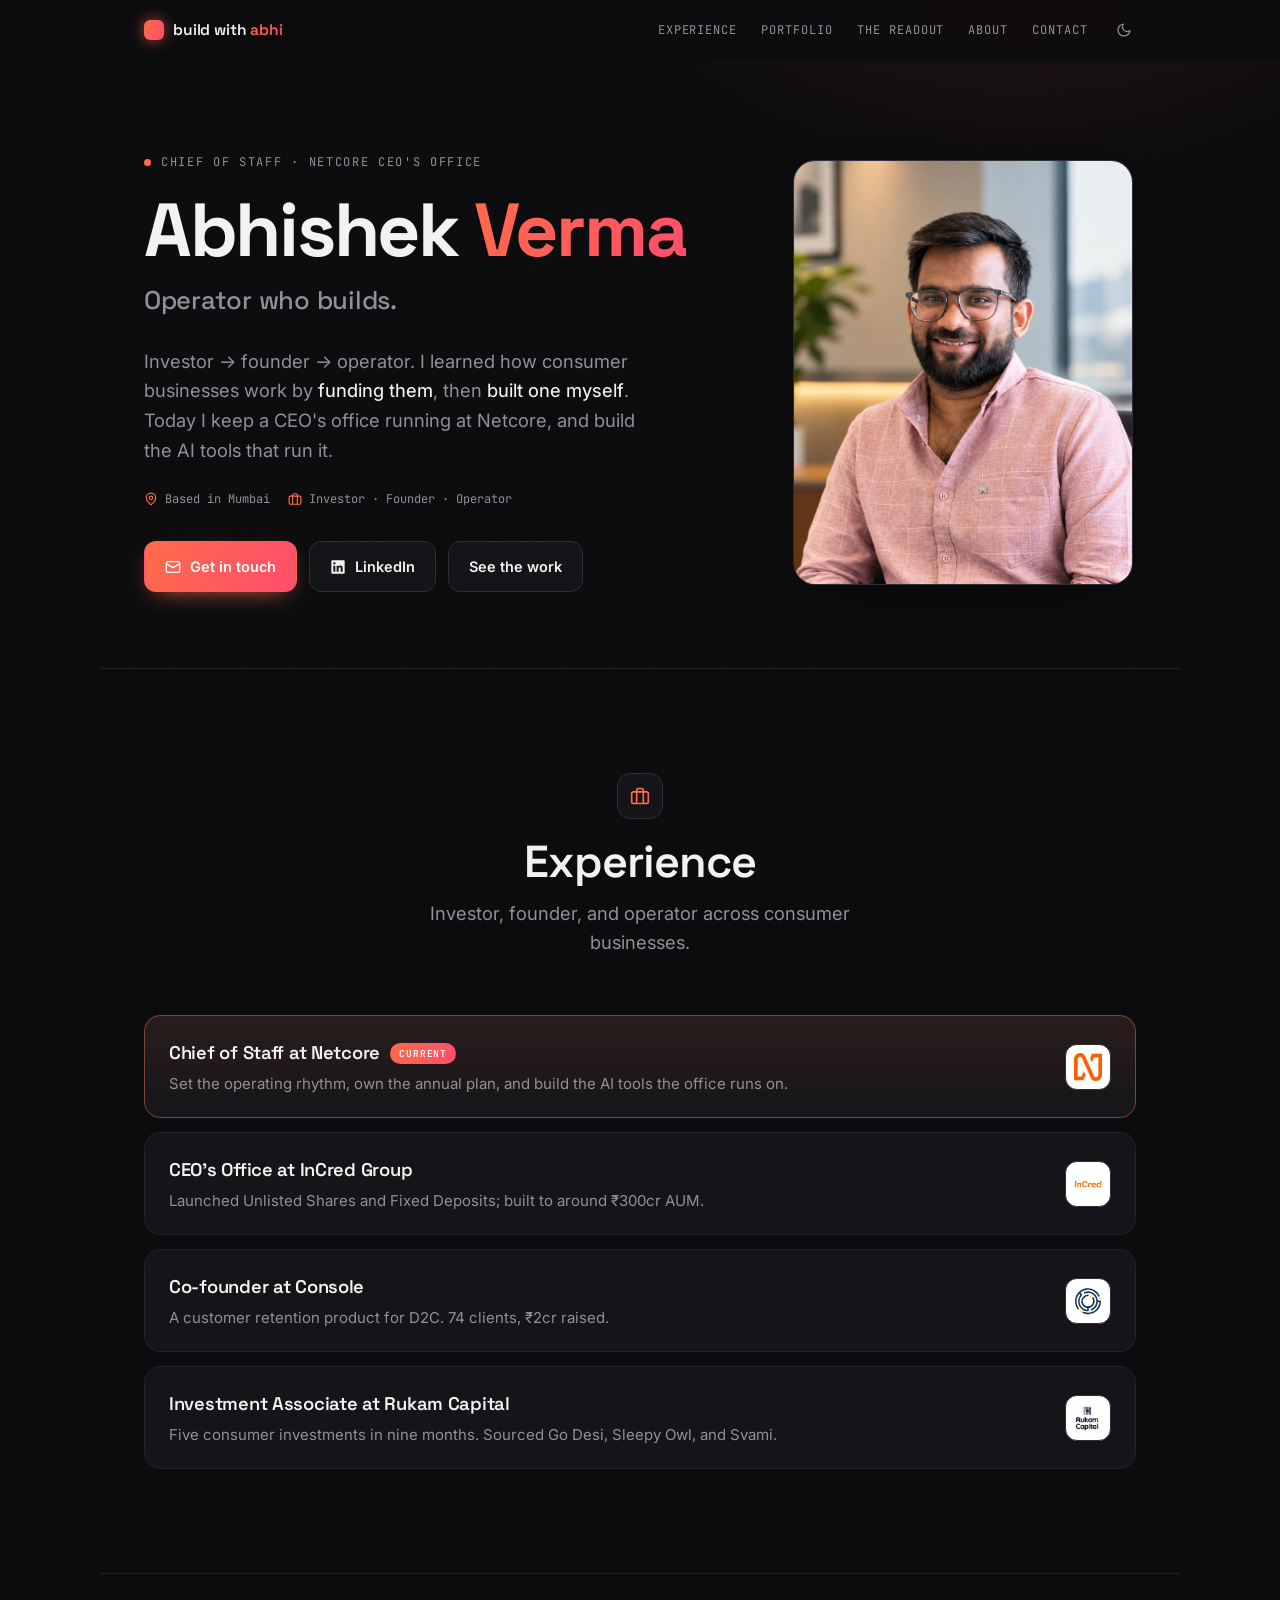
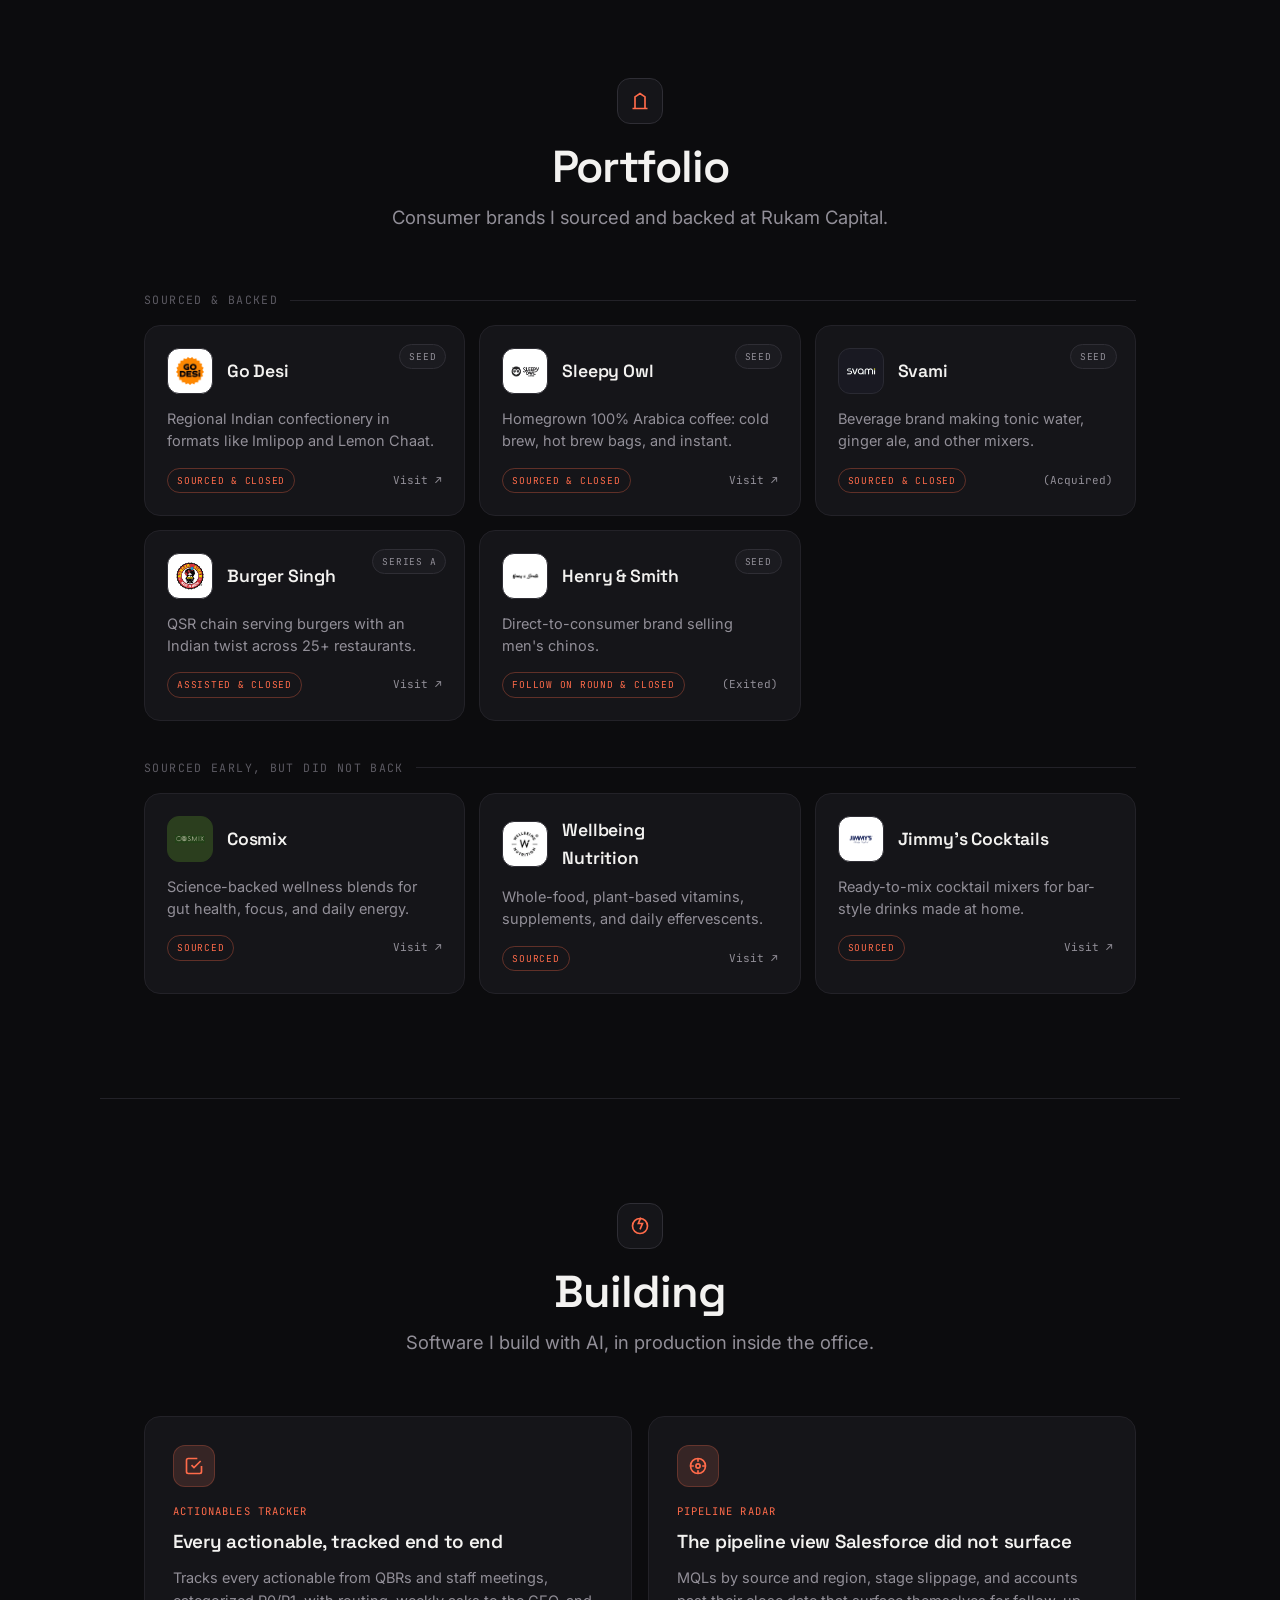
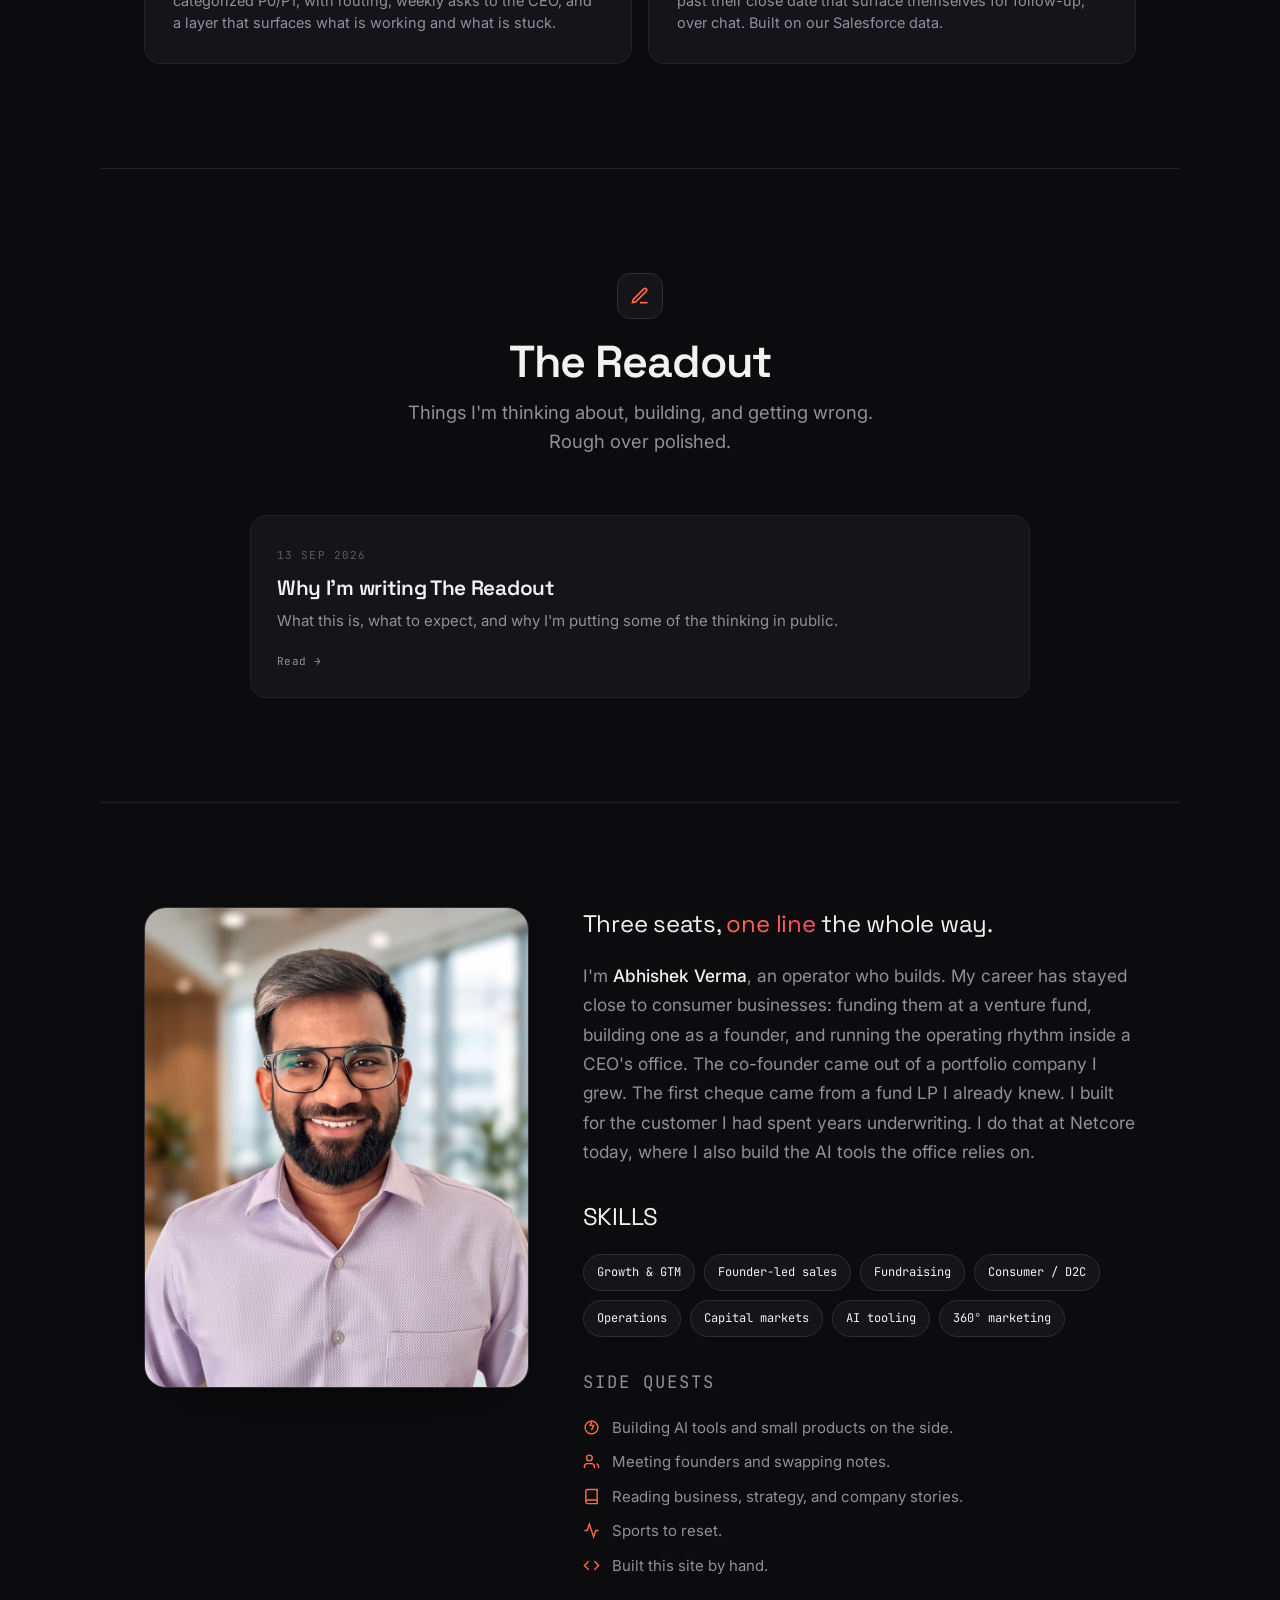
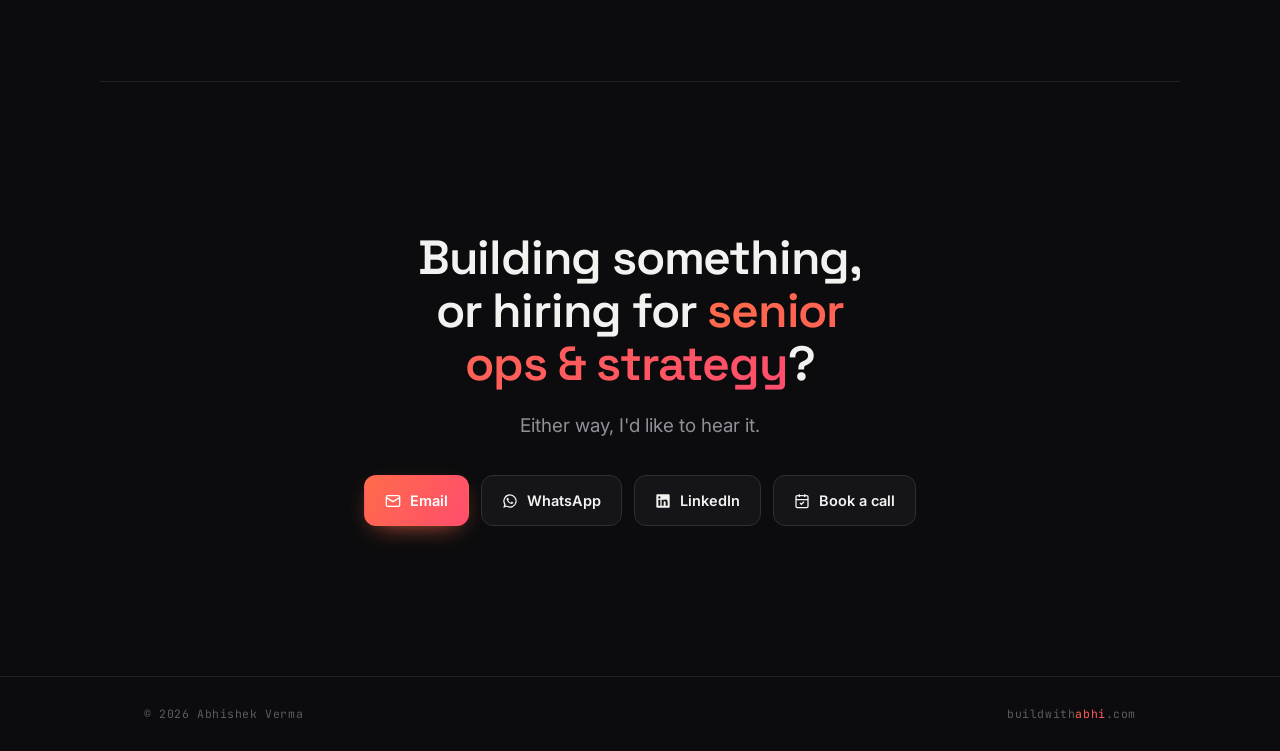
<file: index.html>
<!DOCTYPE html>
<html lang="en" data-theme="dark">
<head>
<meta charset="UTF-8" />
<meta name="viewport" content="width=device-width, initial-scale=1.0" />
<script>try{if(localStorage.getItem('bwa-theme')==='light')document.documentElement.setAttribute('data-theme','light');}catch(e){}</script>
<title>Abhishek Verma | Operator, Builder &amp; Chief of Staff at Netcore</title>
<meta name="description" content="Abhishek Verma, operator who builds. Chief of Staff at Netcore, ex-founder (Console), ex-investor (Rukam Capital). Consumer businesses, operations, and AI tools." />
<meta name="author" content="Abhishek Verma" />
<meta name="robots" content="index, follow, max-image-preview:large, max-snippet:-1" />
<link rel="canonical" href="https://buildwithabhi.com/" />
<link rel="icon" type="image/svg+xml" href="favicon.svg" />
<link rel="apple-touch-icon" href="favicon.svg" />
<meta name="theme-color" content="#0C0C0E" />

<!-- Open Graph -->
<meta property="og:type" content="website" />
<meta property="og:site_name" content="build with abhi" />
<meta property="og:title" content="Abhishek Verma | Operator, Builder &amp; Chief of Staff at Netcore" />
<meta property="og:description" content="Operator who builds. Chief of Staff at Netcore, ex-founder (Console), ex-investor (Rukam Capital). Consumer businesses, operations, and AI tools." />
<meta property="og:url" content="https://buildwithabhi.com/" />
<meta property="og:image" content="https://buildwithabhi.com/me.jpg" />
<meta property="og:image:alt" content="Abhishek Verma" />
<!-- Twitter -->
<meta name="twitter:card" content="summary_large_image" />
<meta name="twitter:title" content="Abhishek Verma | Operator, Builder &amp; Chief of Staff at Netcore" />
<meta name="twitter:description" content="Operator who builds. Chief of Staff at Netcore, ex-founder (Console), ex-investor (Rukam Capital)." />
<meta name="twitter:image" content="https://buildwithabhi.com/me.jpg" />

<link rel="preconnect" href="https://fonts.googleapis.com" />
<link rel="preconnect" href="https://fonts.gstatic.com" crossorigin />
<link href="https://fonts.googleapis.com/css2?family=Space+Grotesk:wght@400;500;600;700&family=Inter:wght@400;450;500;600&family=JetBrains+Mono:wght@400;500&display=swap" rel="stylesheet" />
<link rel="stylesheet" href="style.css" />

<!-- Structured data (SEO / AEO) -->
<script type="application/ld+json">
{
  "@context": "https://schema.org",
  "@graph": [
    {
      "@type": "Person",
      "@id": "https://buildwithabhi.com/#abhishek",
      "name": "Abhishek Verma",
      "url": "https://buildwithabhi.com/",
      "image": "https://buildwithabhi.com/me.jpg",
      "jobTitle": "Chief of Staff, CEO's Office",
      "worksFor": { "@type": "Organization", "name": "Netcore", "url": "https://netcore.ai/" },
      "address": { "@type": "PostalAddress", "addressLocality": "Mumbai", "addressCountry": "IN" },
      "description": "Operator who builds. Investor turned founder turned operator across consumer businesses, now Chief of Staff at Netcore building the AI tools the office runs on.",
      "knowsAbout": ["Operations", "Growth", "Consumer / D2C", "Fundraising", "Capital markets", "AI tooling", "Chief of Staff"],
      "sameAs": [
        "https://www.linkedin.com/in/iabhishek01/",
        "https://topmate.io/abhishek0109/"
      ]
    },
    {
      "@type": "WebSite",
      "@id": "https://buildwithabhi.com/#website",
      "url": "https://buildwithabhi.com/",
      "name": "build with abhi",
      "description": "Personal site of Abhishek Verma, operator who builds.",
      "author": { "@id": "https://buildwithabhi.com/#abhishek" },
      "inLanguage": "en"
    }
  ]
}
</script>
</head>
<body>

<!-- ===================== NAV ===================== -->
<header class="nav">
  <div class="nav-in">
    <a class="brand" href="#top"><span class="mk"></span><span class="wm">build with <span class="a">abhi</span></span></a>
    <div class="nav-r">
      <nav class="nav-links">
        <a href="#experience">Experience</a>
        <a href="#companies">Portfolio</a>
        <a href="#notes">The Readout</a>
        <a href="#about">About</a>
        <a href="#contact">Contact</a>
      </nav>
      <button class="toggle" id="themeToggle" aria-label="Toggle theme">
        <svg id="tIcon" viewBox="0 0 24 24" fill="none" stroke="currentColor" stroke-width="1.8" stroke-linecap="round" stroke-linejoin="round"><path d="M21 12.8A9 9 0 1 1 11.2 3a7 7 0 0 0 9.8 9.8z"/></svg>
      </button>
    </div>
  </div>
</header>

<main>

  <!-- ===================== HERO ===================== -->
  <section class="hero wrap" id="top">
    <div class="hero-grid">
      <div>
        <p class="eyebrow"><span class="dot"></span>Chief of Staff · Netcore CEO's Office</p>
        <h1>Abhishek <span class="g">Verma</span></h1>
        <p class="tagline">Operator who builds.</p>
        <p class="bio">Investor → founder → operator. I learned how consumer businesses work by
          <b>funding them</b>, then <b>built one myself</b>. Today I keep a CEO's office running at
          Netcore, and build the AI tools that run it.</p>
        <div class="meta-row">
          <span class="m"><svg viewBox="0 0 24 24" fill="none" stroke="currentColor" stroke-width="2"><path d="M20 10c0 6-8 12-8 12s-8-6-8-12a8 8 0 0 1 16 0Z"/><circle cx="12" cy="10" r="3"/></svg>Based in Mumbai</span>
          <span class="m"><svg viewBox="0 0 24 24" fill="none" stroke="currentColor" stroke-width="2"><rect x="2" y="7" width="20" height="14" rx="2"/><path d="M16 21V5a2 2 0 0 0-2-2h-4a2 2 0 0 0-2 2v16"/></svg>Investor · Founder · Operator</span>
        </div>
        <div class="hero-btns">
          <a class="btn btn-primary" href="mailto:verma.abhishek0109@gmail.com">
            <svg viewBox="0 0 24 24" fill="none" stroke="currentColor" stroke-width="2"><rect x="2" y="4" width="20" height="16" rx="2"/><path d="m22 7-10 6L2 7"/></svg>Get in touch</a>
          <a class="btn btn-ghost" href="https://www.linkedin.com/in/iabhishek01/" target="_blank" rel="noopener">
            <svg viewBox="0 0 24 24" fill="currentColor"><path d="M20.5 2h-17A1.5 1.5 0 0 0 2 3.5v17A1.5 1.5 0 0 0 3.5 22h17a1.5 1.5 0 0 0 1.5-1.5v-17A1.5 1.5 0 0 0 20.5 2ZM8 19H5v-9h3ZM6.5 8.25A1.75 1.75 0 1 1 8.3 6.5a1.78 1.78 0 0 1-1.8 1.75ZM19 19h-3v-4.74c0-1.42-.6-1.93-1.38-1.93A1.74 1.74 0 0 0 13 14.19a.66.66 0 0 0 0 .14V19h-3v-9h2.9v1.3a3.11 3.11 0 0 1 2.7-1.4c1.55 0 3.36.86 3.36 3.66Z"/></svg>LinkedIn</a>
          <a class="btn btn-ghost" href="#experience">See the work</a>
        </div>
      </div>
      <!-- Portrait (headshot): me.jpg -->
      <div class="portrait">
        <span class="mono">AV</span>
        <img src="me.jpg" alt="Abhishek Verma" onerror="this.style.display='none'">
      </div>
    </div>
  </section>

  <!-- ===================== EXPERIENCE ===================== -->
  <section class="block wrap" id="experience">
    <div class="sec-top">
      <div class="sec-ic"><svg viewBox="0 0 24 24" fill="none" stroke="currentColor" stroke-width="2"><rect x="2" y="7" width="20" height="14" rx="2"/><path d="M16 21V5a2 2 0 0 0-2-2h-4a2 2 0 0 0-2 2v16"/></svg></div>
      <h2>Experience</h2>
      <p>Investor, founder, and operator across consumer businesses.</p>
    </div>

    <div class="exp-list">
      <div class="exp-card current reveal">
        <div class="exp-body">
          <p class="exp-title">Chief of Staff at Netcore <span class="badge">Current</span></p>
          <p class="exp-desc">Set the operating rhythm, own the annual plan, and build the AI tools the office runs on.</p>
        </div>
        <a class="logo" href="https://netcore.ai/" target="_blank" rel="noopener" aria-label="Netcore website"><img src="netcore-logo.png" alt="Netcore"></a>
      </div>

      <div class="exp-card reveal">
        <div class="exp-body">
          <p class="exp-title">CEO's Office at InCred Group</p>
          <p class="exp-desc">Launched Unlisted Shares and Fixed Deposits; built to around ₹300cr AUM.</p>
        </div>
        <a class="logo" href="https://www.incredgroup.com/" target="_blank" rel="noopener" aria-label="InCred Group website"><img src="incred-logo.png" alt="InCred"></a>
      </div>

      <div class="exp-card reveal">
        <div class="exp-body">
          <p class="exp-title">Co-founder at Console</p>
          <p class="exp-desc">A customer retention product for D2C. 74 clients, ₹2cr raised.</p>
        </div>
        <span class="logo"><img src="console-logo.svg" alt="Console"></span>
      </div>

      <div class="exp-card reveal">
        <div class="exp-body">
          <p class="exp-title">Investment Associate at Rukam Capital</p>
          <p class="exp-desc">Five consumer investments in nine months. Sourced Go Desi, Sleepy Owl, and Svami.</p>
        </div>
        <a class="logo" href="https://rukamcapital.com/" target="_blank" rel="noopener" aria-label="Rukam Capital website"><img src="rukam-logo.png" alt="Rukam Capital"></a>
      </div>
    </div>
  </section>

  <!-- ===================== COMPANIES ===================== -->
  <section class="block wrap" id="companies">
    <div class="sec-top">
      <div class="sec-ic"><svg viewBox="0 0 24 24" fill="none" stroke="currentColor" stroke-width="2"><path d="M3 21h18M6 21V7l6-4 6 4v14M10 9h.01M14 9h.01M10 13h.01M14 13h.01M10 17h.01M14 17h.01"/></svg></div>
      <h2>Portfolio</h2>
      <p>Consumer brands I sourced and backed at Rukam Capital.</p>
    </div>

    <p class="co-sub">Sourced &amp; backed</p>
    <div class="co-grid">
      <a class="co-card reveal" href="https://godesi.in" target="_blank" rel="noopener">
        <span class="co-stage">Seed</span>
        <div class="co-head"><span class="logo"><img src="godesi-logo.png" alt="Go Desi"></span><span class="co-name">Go Desi</span></div>
        <p class="co-desc">Regional Indian confectionery in formats like Imlipop and Lemon Chaat.</p>
        <div class="co-foot"><span class="tagchip">Sourced &amp; Closed</span><span class="co-link">Visit ↗</span></div>
      </a>
      <a class="co-card reveal" href="https://sleepyowl.co" target="_blank" rel="noopener">
        <span class="co-stage">Seed</span>
        <div class="co-head"><span class="logo"><img src="sleepyowl-logo.png" alt="Sleepy Owl"></span><span class="co-name">Sleepy Owl</span></div>
        <p class="co-desc">Homegrown 100% Arabica coffee: cold brew, hot brew bags, and instant.</p>
        <div class="co-foot"><span class="tagchip">Sourced &amp; Closed</span><span class="co-link">Visit ↗</span></div>
      </a>
      <div class="co-card reveal">
        <span class="co-stage">Seed</span>
        <div class="co-head"><span class="logo logo--dark"><img src="svami-logo.png" alt="Svami"></span><span class="co-name">Svami</span></div>
        <p class="co-desc">Beverage brand making tonic water, ginger ale, and other mixers.</p>
        <div class="co-foot"><span class="tagchip">Sourced &amp; Closed</span><span class="co-link">(Acquired)</span></div>
      </div>
      <a class="co-card reveal" href="https://www.burgersinghonline.com" target="_blank" rel="noopener">
        <span class="co-stage">Series A</span>
        <div class="co-head"><span class="logo"><img src="burgersingh-logo.png" alt="Burger Singh"></span><span class="co-name">Burger Singh</span></div>
        <p class="co-desc">QSR chain serving burgers with an Indian twist across 25+ restaurants.</p>
        <div class="co-foot"><span class="tagchip">Assisted &amp; Closed</span><span class="co-link">Visit ↗</span></div>
      </a>
      <div class="co-card reveal">
        <span class="co-stage">Seed</span>
        <div class="co-head"><span class="logo"><img src="henry-logo.png" alt="Henry &amp; Smith"></span><span class="co-name">Henry &amp; Smith</span></div>
        <p class="co-desc">Direct-to-consumer brand selling men's chinos.</p>
        <div class="co-foot"><span class="tagchip">Follow on round &amp; Closed</span><span class="co-link">(Exited)</span></div>
      </div>
    </div>

    <p class="co-sub">Sourced early, but did not back</p>
    <div class="co-grid">
      <a class="co-card reveal" href="https://cosmix.in/" target="_blank" rel="noopener">
        <div class="co-head"><span class="logo logo--green"><img src="cosmix-logo.png" alt="Cosmix"></span><span class="co-name">Cosmix</span></div>
        <p class="co-desc">Science-backed wellness blends for gut health, focus, and daily energy.</p>
        <div class="co-foot"><span class="tagchip">Sourced</span><span class="co-link">Visit ↗</span></div>
      </a>
      <a class="co-card reveal" href="https://wellbeingnutrition.com" target="_blank" rel="noopener">
        <div class="co-head"><span class="logo"><img src="wellbeing-logo.png" alt="Wellbeing Nutrition"></span><span class="co-name">Wellbeing Nutrition</span></div>
        <p class="co-desc">Whole-food, plant-based vitamins, supplements, and daily effervescents.</p>
        <div class="co-foot"><span class="tagchip">Sourced</span><span class="co-link">Visit ↗</span></div>
      </a>
      <a class="co-card reveal" href="https://drinkjimmys.com/" target="_blank" rel="noopener">
        <div class="co-head"><span class="logo"><img src="jimmys-logo.png" alt="Jimmy's Cocktails"></span><span class="co-name">Jimmy's Cocktails</span></div>
        <p class="co-desc">Ready-to-mix cocktail mixers for bar-style drinks made at home.</p>
        <div class="co-foot"><span class="tagchip">Sourced</span><span class="co-link">Visit ↗</span></div>
      </a>
    </div>
  </section>

  <!-- ===================== BUILDING ===================== -->
  <section class="block wrap" id="building">
    <div class="sec-top">
      <div class="sec-ic"><svg viewBox="0 0 24 24" fill="none" stroke="currentColor" stroke-width="2"><path d="m13 2-3 7h5l-3 7"/><circle cx="12" cy="12" r="9"/></svg></div>
      <h2>Building</h2>
      <p>Software I build with AI, in production inside the office.</p>
    </div>

    <div class="build-grid">
      <div class="build-card reveal">
        <div class="build-ic"><svg viewBox="0 0 24 24" fill="none" stroke="currentColor" stroke-width="2"><path d="M9 11l3 3 8-8"/><path d="M21 12v7a2 2 0 0 1-2 2H5a2 2 0 0 1-2-2V5a2 2 0 0 1 2-2h11"/></svg></div>
        <p class="lbl">Actionables Tracker</p>
        <h3>Every actionable, tracked end to end</h3>
        <p>Tracks every actionable from QBRs and staff meetings, categorized P0/P1, with routing, weekly asks to the CEO, and a layer that surfaces what is working and what is stuck.</p>
        <!-- TODO [ADD]: leaders / action items tracked, adoption %, time saved -->
      </div>
      <div class="build-card reveal">
        <div class="build-ic"><svg viewBox="0 0 24 24" fill="none" stroke="currentColor" stroke-width="2"><circle cx="12" cy="12" r="9"/><path d="M12 3v4M12 17v4M3 12h4M17 12h4"/><circle cx="12" cy="12" r="2.5"/></svg></div>
        <p class="lbl">Pipeline Radar</p>
        <h3>The pipeline view Salesforce did not surface</h3>
        <p>MQLs by source and region, stage slippage, and accounts past their close date that surface themselves for follow-up, over chat. Built on our Salesforce data.</p>
        <!-- TODO [ADD]: one instance where slippage was caught -->
      </div>
    </div>
  </section>

  <!-- ===================== FIELD NOTES ===================== -->
  <section class="block wrap" id="notes">
    <div class="sec-top">
      <div class="sec-ic"><svg viewBox="0 0 24 24" fill="none" stroke="currentColor" stroke-width="2"><path d="M12 20h9"/><path d="M16.5 3.5a2.1 2.1 0 0 1 3 3L7 19l-4 1 1-4 12.5-12.5z"/></svg></div>
      <h2>The Readout</h2>
      <p>Things I'm thinking about, building, and getting wrong. Rough over polished.</p>
    </div>

    <div class="notes-list">
      <!-- Newest post first. To add a post: copy notes/why-the-readout.html to a new file and add a card here. -->
      <a class="note-card reveal" href="notes/why-the-readout.html">
        <span class="note-date">13 Sep 2026</span>
        <h3 class="note-title">Why I'm writing The Readout</h3>
        <p class="note-excerpt">What this is, what to expect, and why I'm putting some of the thinking in public.</p>
        <span class="note-more">Read →</span>
      </a>
    </div>
  </section>

  <!-- ===================== ABOUT ===================== -->
  <section class="block wrap" id="about">
    <div class="about-grid">
      <!-- second photo: me2.jpg -->
      <div class="about-photo">
        <span class="mono">AV</span>
        <img src="me2.jpg" alt="Abhishek Verma" onerror="this.style.display='none'">
      </div>
      <div class="about-copy">
        <p class="reveal">Three seats, <span class="g">one line</span> the whole way.</p>
        <p class="reveal">I'm <b>Abhishek Verma</b>, an operator who builds. My career has stayed close to
          consumer businesses: funding them at a venture fund, building one as a founder, and running
          the operating rhythm inside a CEO's office. The co-founder came out of a portfolio company I
          grew. The first cheque came from a fund LP I already knew. I built for the customer I had
          spent years underwriting. I do that at Netcore today, where I also build the AI tools the
          office relies on.</p>

        <div class="detail reveal">
          <p class="detail-h">Skills</p>
          <div class="chips">
            <span class="chip">Growth &amp; GTM</span>
            <span class="chip">Founder-led sales</span>
            <span class="chip">Fundraising</span>
            <span class="chip">Consumer / D2C</span>
            <span class="chip">Operations</span>
            <span class="chip">Capital markets</span>
            <span class="chip">AI tooling</span>
            <span class="chip">360° marketing</span>
          </div>
          <!-- TODO [ADD]: edit this skill list to your own -->

          <p class="detail-h">Side quests</p>
          <ul class="quests">
            <li><svg viewBox="0 0 24 24" fill="none" stroke="currentColor" stroke-width="2"><path d="m13 2-3 7h5l-3 7"/><circle cx="12" cy="12" r="9"/></svg>Building AI tools and small products on the side.</li>
            <li><svg viewBox="0 0 24 24" fill="none" stroke="currentColor" stroke-width="2"><path d="M16 21v-2a4 4 0 0 0-4-4H6a4 4 0 0 0-4 4v2"/><circle cx="9" cy="7" r="4"/><path d="M22 21v-2a4 4 0 0 0-3-3.9"/></svg>Meeting founders and swapping notes.</li>
            <li><svg viewBox="0 0 24 24" fill="none" stroke="currentColor" stroke-width="2"><path d="M4 19.5A2.5 2.5 0 0 1 6.5 17H20"/><path d="M6.5 2H20v20H6.5A2.5 2.5 0 0 1 4 19.5v-15A2.5 2.5 0 0 1 6.5 2z"/></svg>Reading business, strategy, and company stories.</li>
            <li><svg viewBox="0 0 24 24" fill="none" stroke="currentColor" stroke-width="2"><path d="M22 12h-4l-3 9L9 3l-3 9H2"/></svg>Sports to reset.</li>
            <li><svg viewBox="0 0 24 24" fill="none" stroke="currentColor" stroke-width="2"><path d="m16 18 6-6-6-6M8 6l-6 6 6 6"/></svg>Built this site by hand.</li>
          </ul>
        </div>
      </div>
    </div>
  </section>

  <!-- ===================== CONTACT ===================== -->
  <section class="contact wrap" id="contact">
    <h2>Building something, or hiring for <span class="g">senior ops &amp; strategy</span>?</h2>
    <p>Either way, I'd like to hear it.</p>
    <div class="contact-btns">
      <a class="btn btn-primary" href="mailto:verma.abhishek0109@gmail.com">
        <svg viewBox="0 0 24 24" fill="none" stroke="currentColor" stroke-width="2"><rect x="2" y="4" width="20" height="16" rx="2"/><path d="m22 7-10 6L2 7"/></svg>Email</a>
      <a class="btn btn-ghost" href="https://wa.me/918005013889" target="_blank" rel="noopener">
        <svg viewBox="0 0 24 24" fill="currentColor"><path d="M12 2a10 10 0 0 0-8.7 15L2 22l5.1-1.3A10 10 0 1 0 12 2Zm0 18.2c-1.5 0-3-.4-4.3-1.2l-.3-.2-2.5.7.7-2.4-.2-.3A8.2 8.2 0 1 1 12 20.2Zm4.6-6.1c-.3-.1-1.6-.8-1.8-.9-.2-.1-.4-.1-.6.1-.2.3-.6.9-.8 1-.1.2-.3.2-.5.1-.3-.1-1.1-.4-2-1.3-.8-.7-1.3-1.5-1.4-1.8-.2-.3 0-.4.1-.5l.4-.5c.1-.1.2-.3.2-.4.1-.2 0-.3 0-.4l-.8-1.9c-.2-.5-.4-.4-.6-.4h-.5c-.2 0-.4.1-.6.3-.2.2-.8.8-.8 2s.9 2.3 1 2.5c.1.2 1.7 2.7 4.2 3.8.6.3 1 .4 1.4.5.6.2 1.1.2 1.5.1.5-.1 1.6-.6 1.8-1.3.2-.6.2-1.2.2-1.3-.1-.1-.3-.2-.5-.3Z"/></svg>WhatsApp</a>
      <a class="btn btn-ghost" href="https://www.linkedin.com/in/iabhishek01/" target="_blank" rel="noopener">
        <svg viewBox="0 0 24 24" fill="currentColor"><path d="M20.5 2h-17A1.5 1.5 0 0 0 2 3.5v17A1.5 1.5 0 0 0 3.5 22h17a1.5 1.5 0 0 0 1.5-1.5v-17A1.5 1.5 0 0 0 20.5 2ZM8 19H5v-9h3ZM6.5 8.25A1.75 1.75 0 1 1 8.3 6.5a1.78 1.78 0 0 1-1.8 1.75ZM19 19h-3v-4.74c0-1.42-.6-1.93-1.38-1.93A1.74 1.74 0 0 0 13 14.19a.66.66 0 0 0 0 .14V19h-3v-9h2.9v1.3a3.11 3.11 0 0 1 2.7-1.4c1.55 0 3.36.86 3.36 3.66Z"/></svg>LinkedIn</a>
      <a class="btn btn-ghost" href="https://topmate.io/abhishek0109/" target="_blank" rel="noopener">
        <svg viewBox="0 0 24 24" fill="none" stroke="currentColor" stroke-width="2"><rect x="3" y="4" width="18" height="18" rx="2"/><path d="M16 2v4M8 2v4M3 10h18M9 15l2 2 4-4"/></svg>Book a call</a>
    </div>
  </section>

</main>

<footer>
  <div class="foot-in">
    <span>© <span id="yr"></span> Abhishek Verma</span>
    <span>buildwith<span class="g">abhi</span>.com</span>
  </div>
</footer>

<script src="script.js"></script>
</body>
</html>
</file>
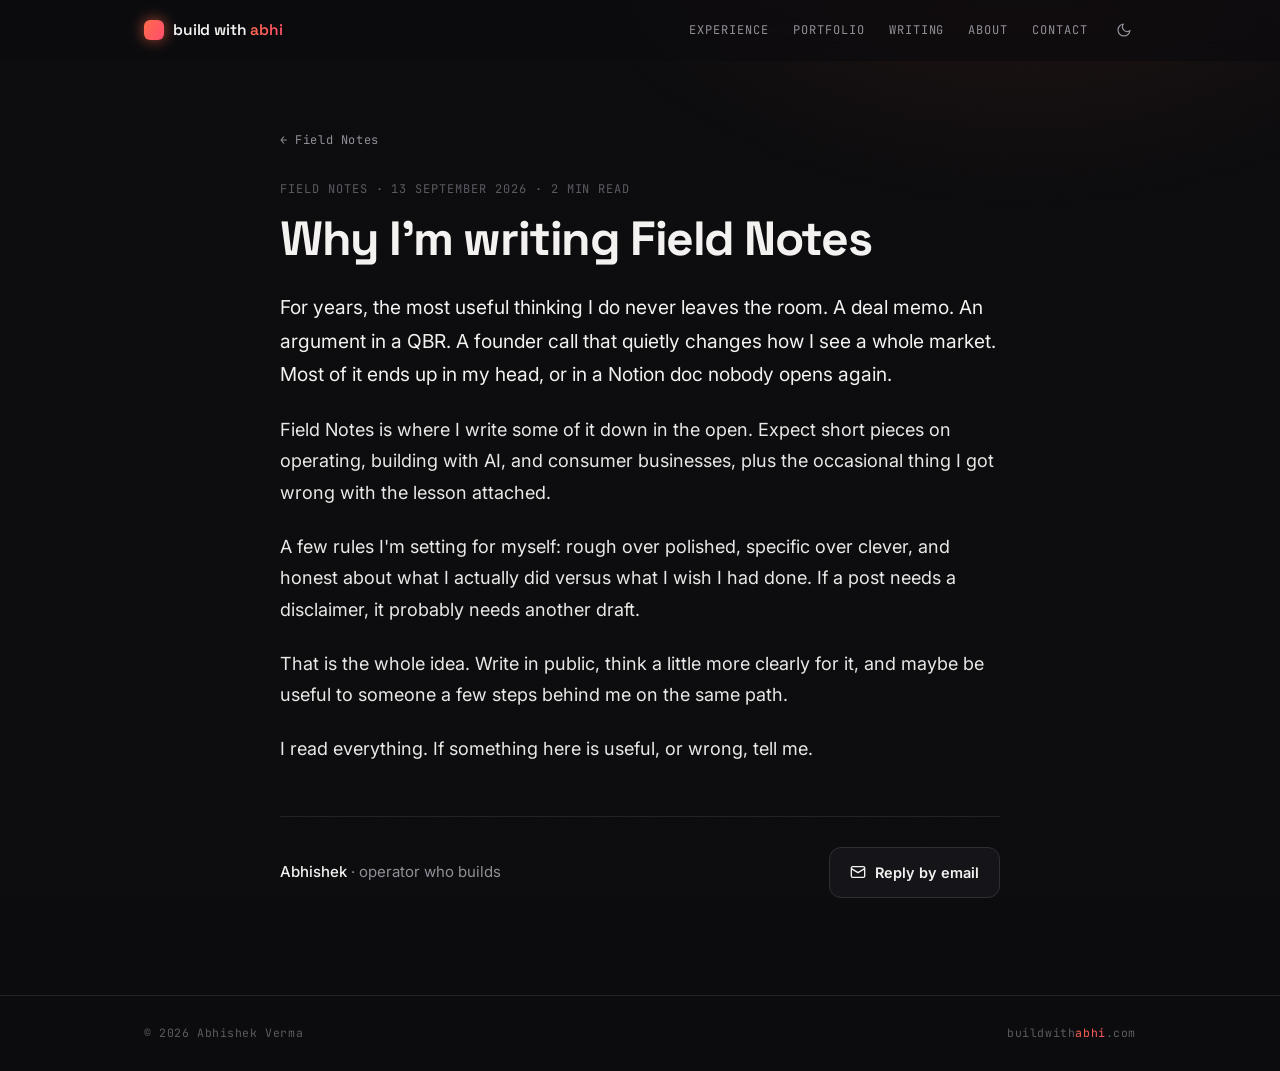
<file: notes/why-field-notes.html>
<!DOCTYPE html>
<html lang="en" data-theme="dark">
<head>
<meta charset="UTF-8" />
<meta name="viewport" content="width=device-width, initial-scale=1.0" />
<script>try{if(localStorage.getItem('bwa-theme')==='light')document.documentElement.setAttribute('data-theme','light');}catch(e){}</script>
<title>Why I'm writing Field Notes · Abhishek Verma</title>
<meta name="description" content="What Field Notes is, what to expect, and why I'm putting some of the thinking in public." />
<link rel="icon" type="image/svg+xml" href="../favicon.svg" />
<link rel="apple-touch-icon" href="../favicon.svg" />
<meta name="theme-color" content="#0C0C0E" />

<link rel="preconnect" href="https://fonts.googleapis.com" />
<link rel="preconnect" href="https://fonts.gstatic.com" crossorigin />
<link href="https://fonts.googleapis.com/css2?family=Space+Grotesk:wght@400;500;600;700&family=Inter:wght@400;450;500;600&family=JetBrains+Mono:wght@400;500&display=swap" rel="stylesheet" />
<link rel="stylesheet" href="../style.css" />
</head>
<body>

<!-- ===================== NAV ===================== -->
<header class="nav">
  <div class="nav-in">
    <a class="brand" href="../index.html"><span class="mk"></span><span class="wm">build with <span class="a">abhi</span></span></a>
    <div class="nav-r">
      <nav class="nav-links">
        <a href="../index.html#experience">Experience</a>
        <a href="../index.html#companies">Portfolio</a>
        <a href="../index.html#notes">Writing</a>
        <a href="../index.html#about">About</a>
        <a href="../index.html#contact">Contact</a>
      </nav>
      <button class="toggle" id="themeToggle" aria-label="Toggle theme">
        <svg id="tIcon" viewBox="0 0 24 24" fill="none" stroke="currentColor" stroke-width="1.8" stroke-linecap="round" stroke-linejoin="round"><path d="M21 12.8A9 9 0 1 1 11.2 3a7 7 0 0 0 9.8 9.8z"/></svg>
      </button>
    </div>
  </div>
</header>

<main class="wrap">
  <article class="article">
    <a class="back" href="../index.html#notes">← Field Notes</a>
    <p class="post-meta">Field Notes · 13 September 2026 · 2 min read</p>
    <h1>Why I'm writing Field Notes</h1>

    <div class="prose">
      <p>For years, the most useful thinking I do never leaves the room. A deal memo. An argument
        in a QBR. A founder call that quietly changes how I see a whole market. Most of it ends up
        in my head, or in a Notion doc nobody opens again.</p>

      <p>Field Notes is where I write some of it down in the open. Expect short pieces on operating,
        building with AI, and consumer businesses, plus the occasional thing I got wrong with the
        lesson attached.</p>

      <p>A few rules I'm setting for myself: rough over polished, specific over clever, and honest
        about what I actually did versus what I wish I had done. If a post needs a disclaimer, it
        probably needs another draft.</p>

      <p>That is the whole idea. Write in public, think a little more clearly for it, and maybe be
        useful to someone a few steps behind me on the same path.</p>

      <p>I read everything. If something here is useful, or wrong, tell me.</p>
    </div>

    <div class="post-foot">
      <p class="signoff"><b>Abhishek</b> · operator who builds</p>
      <a class="btn btn-ghost" href="mailto:verma.abhishek0109@gmail.com">
        <svg viewBox="0 0 24 24" fill="none" stroke="currentColor" stroke-width="2"><rect x="2" y="4" width="20" height="16" rx="2"/><path d="m22 7-10 6L2 7"/></svg>Reply by email</a>
    </div>
  </article>
</main>

<footer>
  <div class="foot-in">
    <span>© <span id="yr"></span> Abhishek Verma</span>
    <span>buildwith<span class="g">abhi</span>.com</span>
  </div>
</footer>

<script src="../script.js"></script>
</body>
</html>
</file>
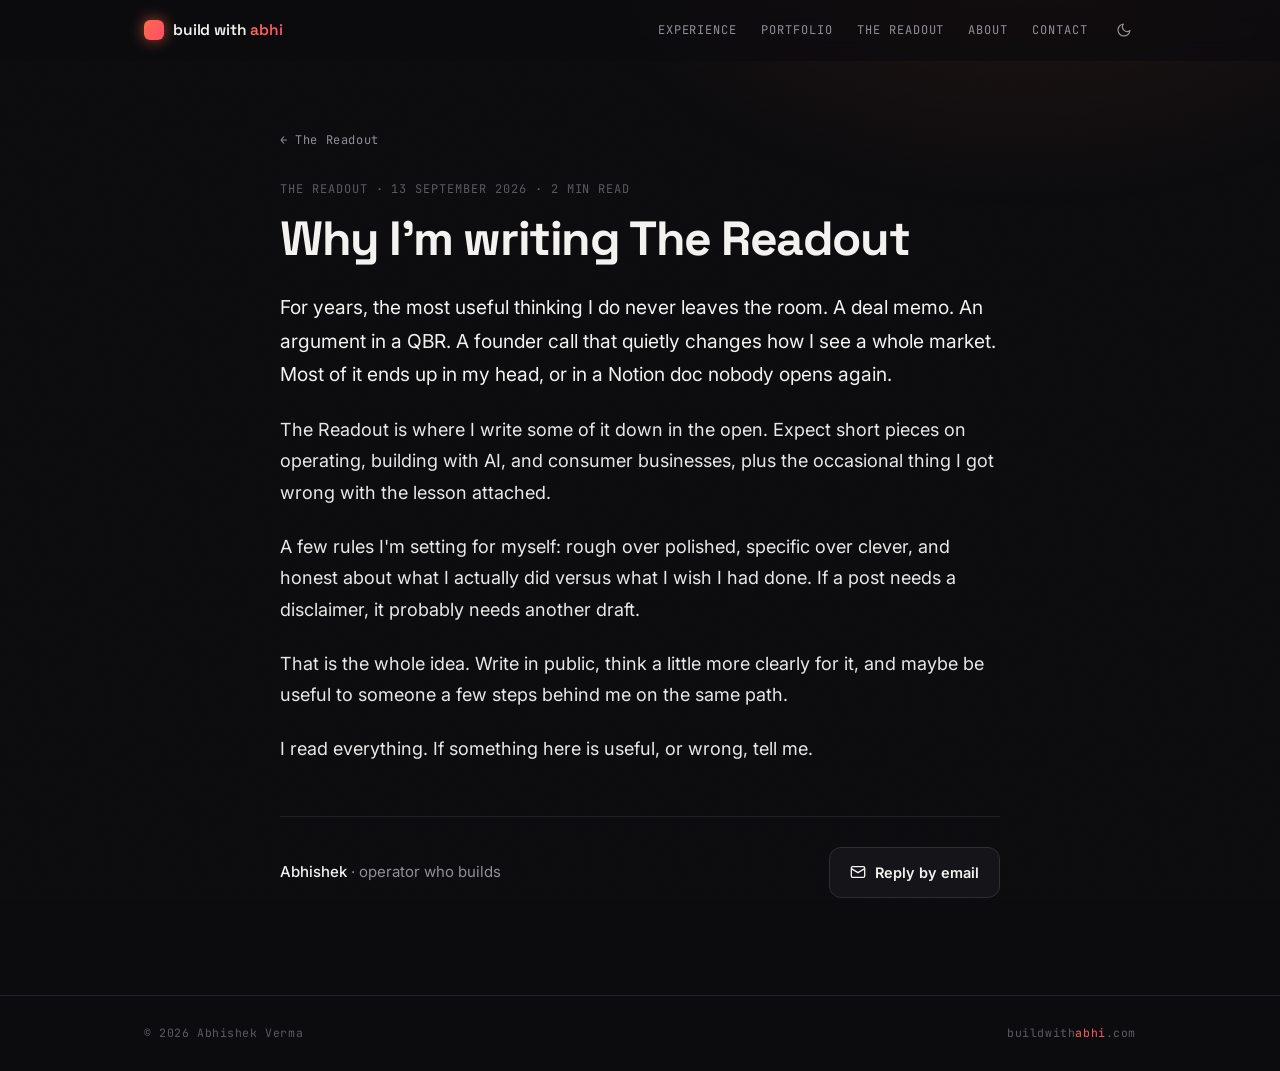
<file: notes/why-the-readout.html>
<!DOCTYPE html>
<html lang="en" data-theme="dark">
<head>
<meta charset="UTF-8" />
<meta name="viewport" content="width=device-width, initial-scale=1.0" />
<script>try{if(localStorage.getItem('bwa-theme')==='light')document.documentElement.setAttribute('data-theme','light');}catch(e){}</script>
<title>Why I'm writing The Readout · Abhishek Verma</title>
<meta name="description" content="What The Readout is, what to expect, and why I'm putting some of the thinking in public." />
<meta name="author" content="Abhishek Verma" />
<meta name="robots" content="index, follow, max-image-preview:large, max-snippet:-1" />
<link rel="canonical" href="https://buildwithabhi.com/notes/why-the-readout.html" />
<link rel="icon" type="image/svg+xml" href="../favicon.svg" />
<link rel="apple-touch-icon" href="../favicon.svg" />
<meta name="theme-color" content="#0C0C0E" />

<!-- Open Graph -->
<meta property="og:type" content="article" />
<meta property="og:site_name" content="build with abhi" />
<meta property="og:title" content="Why I'm writing The Readout" />
<meta property="og:description" content="What The Readout is, what to expect, and why I'm putting some of the thinking in public." />
<meta property="og:url" content="https://buildwithabhi.com/notes/why-the-readout.html" />
<meta property="og:image" content="https://buildwithabhi.com/me.jpg" />
<meta property="article:published_time" content="2026-09-13" />
<meta property="article:author" content="Abhishek Verma" />
<!-- Twitter -->
<meta name="twitter:card" content="summary_large_image" />
<meta name="twitter:title" content="Why I'm writing The Readout" />
<meta name="twitter:description" content="What The Readout is, what to expect, and why I'm putting some of the thinking in public." />
<meta name="twitter:image" content="https://buildwithabhi.com/me.jpg" />

<link rel="preconnect" href="https://fonts.googleapis.com" />
<link rel="preconnect" href="https://fonts.gstatic.com" crossorigin />
<link href="https://fonts.googleapis.com/css2?family=Space+Grotesk:wght@400;500;600;700&family=Inter:wght@400;450;500;600&family=JetBrains+Mono:wght@400;500&display=swap" rel="stylesheet" />
<link rel="stylesheet" href="../style.css" />

<!-- Structured data (SEO / AEO) -->
<script type="application/ld+json">
{
  "@context": "https://schema.org",
  "@type": "BlogPosting",
  "headline": "Why I'm writing The Readout",
  "datePublished": "2026-09-13",
  "dateModified": "2026-09-13",
  "author": { "@type": "Person", "name": "Abhishek Verma", "url": "https://buildwithabhi.com/" },
  "publisher": { "@type": "Person", "name": "Abhishek Verma" },
  "mainEntityOfPage": "https://buildwithabhi.com/notes/why-the-readout.html",
  "image": "https://buildwithabhi.com/me.jpg",
  "description": "What The Readout is, what to expect, and why I'm putting some of the thinking in public.",
  "inLanguage": "en"
}
</script>
</head>
<body>

<!-- ===================== NAV ===================== -->
<header class="nav">
  <div class="nav-in">
    <a class="brand" href="../index.html"><span class="mk"></span><span class="wm">build with <span class="a">abhi</span></span></a>
    <div class="nav-r">
      <nav class="nav-links">
        <a href="../index.html#experience">Experience</a>
        <a href="../index.html#companies">Portfolio</a>
        <a href="../index.html#notes">The Readout</a>
        <a href="../index.html#about">About</a>
        <a href="../index.html#contact">Contact</a>
      </nav>
      <button class="toggle" id="themeToggle" aria-label="Toggle theme">
        <svg id="tIcon" viewBox="0 0 24 24" fill="none" stroke="currentColor" stroke-width="1.8" stroke-linecap="round" stroke-linejoin="round"><path d="M21 12.8A9 9 0 1 1 11.2 3a7 7 0 0 0 9.8 9.8z"/></svg>
      </button>
    </div>
  </div>
</header>

<main class="wrap">
  <article class="article">
    <a class="back" href="../index.html#notes">← The Readout</a>
    <p class="post-meta">The Readout · 13 September 2026 · 2 min read</p>
    <h1>Why I'm writing The Readout</h1>

    <div class="prose">
      <p>For years, the most useful thinking I do never leaves the room. A deal memo. An argument
        in a QBR. A founder call that quietly changes how I see a whole market. Most of it ends up
        in my head, or in a Notion doc nobody opens again.</p>

      <p>The Readout is where I write some of it down in the open. Expect short pieces on operating,
        building with AI, and consumer businesses, plus the occasional thing I got wrong with the
        lesson attached.</p>

      <p>A few rules I'm setting for myself: rough over polished, specific over clever, and honest
        about what I actually did versus what I wish I had done. If a post needs a disclaimer, it
        probably needs another draft.</p>

      <p>That is the whole idea. Write in public, think a little more clearly for it, and maybe be
        useful to someone a few steps behind me on the same path.</p>

      <p>I read everything. If something here is useful, or wrong, tell me.</p>
    </div>

    <div class="post-foot">
      <p class="signoff"><b>Abhishek</b> · operator who builds</p>
      <a class="btn btn-ghost" href="mailto:verma.abhishek0109@gmail.com">
        <svg viewBox="0 0 24 24" fill="none" stroke="currentColor" stroke-width="2"><rect x="2" y="4" width="20" height="16" rx="2"/><path d="m22 7-10 6L2 7"/></svg>Reply by email</a>
    </div>
  </article>
</main>

<footer>
  <div class="foot-in">
    <span>© <span id="yr"></span> Abhishek Verma</span>
    <span>buildwith<span class="g">abhi</span>.com</span>
  </div>
</footer>

<script src="../script.js"></script>
</body>
</html>
</file>
<file: style.css>
/* ============================ TOKENS ============================ */
:root{
  --bg:#0C0C0E; --bg-2:#111114; --surface:#151519; --surface-2:#1B1B20;
  --text:#F3F2F0; --muted:#928F98; --faint:#5C5A62;
  --line:#232228; --line-2:#2F2E35;
  --accent:#FF6B4A; --accent-2:#FF4D6D; --accent-ink:#FFFFFF;
  --glow:rgba(255,107,74,.11);
  --grad:linear-gradient(120deg,#FF6B4A,#FF4D6D);

  --f-disp:'Space Grotesk',ui-sans-serif,system-ui,sans-serif;
  --f-body:'Inter',ui-sans-serif,system-ui,sans-serif;
  --f-mono:'JetBrains Mono',ui-monospace,'SF Mono',monospace;
  --wrap:1080px;
}
[data-theme="light"]{
  --bg:#FBFBFA; --bg-2:#F2F2F0; --surface:#FFFFFF; --surface-2:#F6F6F4;
  --text:#161518; --muted:#67646C; --faint:#A6A3AC;
  --line:#EBEAE7; --line-2:#DEDDD9;
  --accent:#E5533A; --accent-2:#E23E5C; --accent-ink:#FFFFFF;
  --glow:rgba(229,83,58,.09);
  --grad:linear-gradient(120deg,#E5533A,#E23E5C);
}

*,*::before,*::after{box-sizing:border-box}
html{scroll-behavior:smooth;-webkit-text-size-adjust:100%}
body{margin:0;background:var(--bg);color:var(--text);
  font-family:var(--f-body);font-size:17px;line-height:1.6;
  -webkit-font-smoothing:antialiased;text-rendering:optimizeLegibility;
  overflow-x:hidden;transition:background .4s,color .4s}
a{color:inherit;text-decoration:none}
img{max-width:100%;display:block}
::selection{background:var(--accent);color:var(--accent-ink)}

body::before{content:"";position:fixed;inset:0;z-index:0;pointer-events:none;
  background:radial-gradient(65vw 45vw at 80% -15%,var(--glow),transparent 60%)}
body::after{content:"";position:fixed;inset:0;z-index:0;pointer-events:none;opacity:.4;
  background-image:url("data:image/svg+xml,%3Csvg xmlns='http://www.w3.org/2000/svg' width='160' height='160'%3E%3Cfilter id='n'%3E%3CfeTurbulence type='fractalNoise' baseFrequency='0.85' numOctaves='2'/%3E%3C/filter%3E%3Crect width='100%25' height='100%25' filter='url(%23n)' opacity='0.025'/%3E%3C/svg%3E");mix-blend-mode:overlay}
main,header,footer{position:relative;z-index:1}

.wrap{width:100%;max-width:var(--wrap);margin:0 auto;padding:0 clamp(24px,5vw,44px)}

/* ============================ NAV ============================ */
header.nav{position:sticky;top:0;z-index:60;
  background:color-mix(in srgb,var(--bg) 72%,transparent);
  backdrop-filter:saturate(150%) blur(12px);-webkit-backdrop-filter:saturate(150%) blur(12px)}
.nav-in{max-width:var(--wrap);margin:0 auto;padding:18px clamp(22px,5vw,44px);
  display:flex;align-items:center;justify-content:space-between;gap:20px}
.brand{font-family:var(--f-disp);font-weight:600;font-size:15.5px;letter-spacing:-.01em;
  display:flex;align-items:center;gap:9px}
.brand .mk{width:20px;height:20px;border-radius:6px;background:var(--grad);flex:none;
  box-shadow:0 0 16px -2px var(--accent)}
.brand .a{background:var(--grad);-webkit-background-clip:text;background-clip:text;color:transparent}
.nav-r{display:flex;align-items:center;gap:24px}
.nav-links{display:none;gap:24px;font-family:var(--f-mono);font-size:12px;
  letter-spacing:.08em;text-transform:uppercase}
@media(min-width:760px){.nav-links{display:flex}}
.nav-links a{color:var(--muted);transition:color .2s}
.nav-links a:hover{color:var(--text)}
.toggle{appearance:none;background:transparent;border:0;color:var(--muted);cursor:pointer;
  padding:4px;display:grid;place-items:center;transition:color .2s}
.toggle:hover{color:var(--accent)}
.toggle svg{width:16px;height:16px}

/* ============================ BUTTONS ============================ */
.btn{font-weight:600;font-size:14.5px;padding:13px 20px;border-radius:12px;cursor:pointer;
  display:inline-flex;align-items:center;gap:9px;transition:transform .2s,box-shadow .25s,border-color .2s,color .2s,background .2s}
.btn:hover{transform:translateY(-2px)}
.btn svg{width:16px;height:16px}
.btn-primary{background:var(--grad);color:var(--accent-ink);border:1px solid transparent;
  box-shadow:0 8px 26px -12px var(--accent)}
.btn-primary:hover{box-shadow:0 14px 34px -12px var(--accent)}
.btn-ghost{background:var(--surface);color:var(--text);border:1px solid var(--line-2)}
.btn-ghost:hover{border-color:var(--accent);color:var(--accent)}

/* ============================ HERO ============================ */
.hero{padding-top:clamp(48px,9vw,92px);padding-bottom:clamp(44px,7vw,76px)}
.hero-grid{display:grid;gap:clamp(34px,6vw,68px);grid-template-columns:1fr;align-items:center}
@media(min-width:820px){.hero-grid{grid-template-columns:1.25fr .75fr}}
.hero .eyebrow{font-family:var(--f-mono);font-size:12px;letter-spacing:.14em;text-transform:uppercase;
  color:var(--muted);margin:0 0 22px;display:flex;align-items:center;gap:10px}
.hero .eyebrow .dot{width:7px;height:7px;border-radius:50%;background:var(--accent)}
.hero h1{font-family:var(--f-disp);font-weight:700;
  font-size:clamp(2.8rem,8vw,4.7rem);line-height:.98;letter-spacing:-.03em;margin:0 0 12px}
.hero h1 .g{background:var(--grad);-webkit-background-clip:text;background-clip:text;color:transparent}
.hero .tagline{font-family:var(--f-disp);font-weight:500;font-size:clamp(1.2rem,3vw,1.6rem);
  color:var(--muted);letter-spacing:-.01em;margin:0 0 26px}
.hero .bio{font-size:clamp(1.02rem,2.2vw,1.15rem);line-height:1.62;color:var(--muted);
  max-width:520px;margin:0 0 24px}
.hero .bio b{color:var(--text);font-weight:450}
.meta-row{display:flex;flex-wrap:wrap;gap:10px 18px;margin:0 0 32px;
  font-family:var(--f-mono);font-size:12px;color:var(--muted)}
.meta-row .m{display:inline-flex;align-items:center;gap:7px}
.meta-row .m svg{width:14px;height:14px;color:var(--accent)}
.hero-btns{display:flex;flex-wrap:wrap;gap:12px}
/* portrait */
.portrait{position:relative;aspect-ratio:4/5;border-radius:22px;overflow:hidden;
  border:1px solid var(--line-2);background:var(--surface-2);
  max-width:340px;margin:0 auto;width:100%;box-shadow:0 30px 60px -30px rgba(0,0,0,.6)}
.portrait img{position:absolute;inset:0;z-index:2;width:100%;height:100%;object-fit:cover;object-position:center 18%}
.portrait .mono{position:absolute;inset:0;z-index:1;display:grid;place-items:center;
  font-family:var(--f-disp);font-weight:700;font-size:5rem;letter-spacing:-.03em;
  color:color-mix(in srgb,var(--accent) 60%,var(--text));
  background:radial-gradient(120% 100% at 20% 10%,color-mix(in srgb,var(--accent) 22%,transparent),transparent 60%)}

/* ============================ SECTION ============================ */
section.block{padding-top:clamp(64px,9vw,104px);padding-bottom:clamp(64px,9vw,104px);border-top:1px solid var(--line)}
.sec-top{text-align:center;margin:0 0 clamp(42px,6vw,58px)}
.sec-ic{width:46px;height:46px;border-radius:13px;display:grid;place-items:center;margin:0 auto 18px;
  background:var(--surface);border:1px solid var(--line-2);color:var(--accent)}
.sec-ic svg{width:20px;height:20px}
.sec-top h2{font-family:var(--f-disp);font-weight:600;letter-spacing:-.025em;line-height:1.1;
  font-size:clamp(1.9rem,4.6vw,2.8rem);margin:0 0 12px}
.sec-top p{color:var(--muted);font-size:clamp(1rem,2.2vw,1.15rem);margin:0 auto;max-width:520px}

/* ---------- LOGO CHIP ---------- */
.logo{width:46px;height:46px;border-radius:12px;flex:none;position:relative;overflow:hidden;
  background:#fff;border:1px solid var(--line-2);display:grid;place-items:center}
.logo img{width:100%;height:100%;object-fit:contain;padding:8px}
.logo--navy{background:#1b2748;border-color:#1b2748}
.logo--navy img{padding:6px}
.logo--dark{background:#191922;border-color:#2a2a33}
.logo--dark img{padding:7px}
.logo--green{background:#2b3e1e;border-color:#2b3e1e}
.logo--green img{padding:7px}
a.logo{cursor:pointer;transition:transform .2s,box-shadow .25s}
a.logo:hover{transform:translateY(-2px);box-shadow:0 6px 16px -8px rgba(0,0,0,.6)}

/* ---------- EXPERIENCE ---------- */
.exp-list{display:flex;flex-direction:column;gap:14px}
.exp-card{display:flex;align-items:center;gap:18px;padding:22px 24px;border-radius:16px;
  background:var(--surface);border:1px solid var(--line);transition:transform .25s,border-color .25s}
.exp-card:hover{transform:translateY(-3px);border-color:var(--line-2)}
.exp-card.current{background:linear-gradient(180deg,color-mix(in srgb,var(--accent) 9%,var(--surface)),var(--surface));
  border-color:color-mix(in srgb,var(--accent) 38%,var(--line-2))}
.exp-body{flex:1;min-width:0}
.exp-title{font-family:var(--f-disp);font-weight:600;font-size:1.15rem;letter-spacing:-.015em;
  margin:0 0 5px;display:flex;align-items:center;gap:10px;flex-wrap:wrap}
.badge{font-family:var(--f-mono);font-size:9.5px;letter-spacing:.09em;text-transform:uppercase;
  color:var(--accent-ink);background:var(--grad);padding:3px 9px;border-radius:999px}
.exp-desc{color:var(--muted);font-size:15px;line-height:1.5;margin:0}

/* ---------- COMPANIES ---------- */
.co-sub{font-family:var(--f-mono);font-size:11.5px;letter-spacing:.12em;text-transform:uppercase;
  color:var(--faint);margin:38px 0 16px;display:flex;align-items:center;gap:12px}
.co-sub::after{content:"";flex:1;height:1px;background:var(--line)}
.co-sub:first-of-type{margin-top:0}
.co-grid{display:grid;gap:14px;grid-template-columns:1fr}
@media(min-width:600px){.co-grid{grid-template-columns:1fr 1fr}}
@media(min-width:920px){.co-grid{grid-template-columns:1fr 1fr 1fr}}
.co-card{position:relative;display:block;padding:22px;border-radius:16px;background:var(--surface);
  border:1px solid var(--line);transition:transform .25s,border-color .25s}
.co-card:hover{transform:translateY(-3px);border-color:color-mix(in srgb,var(--accent) 38%,var(--line-2))}
.co-stage{position:absolute;top:18px;right:18px;font-family:var(--f-mono);font-size:9.5px;
  letter-spacing:.08em;text-transform:uppercase;color:var(--muted);background:var(--surface-2);
  border:1px solid var(--line-2);padding:4px 9px;border-radius:999px;white-space:nowrap}
.co-head{display:flex;align-items:center;gap:14px;margin-bottom:14px;padding-right:64px}
.co-name{font-family:var(--f-disp);font-weight:600;font-size:1.1rem;letter-spacing:-.01em}
.co-desc{color:var(--muted);font-size:14.5px;line-height:1.5;margin:0 0 16px;min-height:3em}
.co-foot{display:flex;align-items:center;justify-content:space-between;gap:8px 10px;flex-wrap:wrap}
.tags{display:flex;gap:6px;flex-wrap:wrap;align-items:center}
.tagchip{font-family:var(--f-mono);font-size:9.5px;letter-spacing:.08em;text-transform:uppercase;
  color:var(--accent);border:1px solid color-mix(in srgb,var(--accent) 32%,transparent);
  padding:4px 9px;border-radius:999px}
.tagchip.alt{color:var(--muted);border-color:var(--line-2)}
.co-link{font-family:var(--f-mono);font-size:11px;color:var(--muted);display:inline-flex;align-items:center;gap:5px}
.co-card:hover .co-link{color:var(--accent)}

/* ---------- BUILDING ---------- */
.build-grid{display:grid;gap:16px;grid-template-columns:1fr}
@media(min-width:720px){.build-grid{grid-template-columns:1fr 1fr}}
.build-card{padding:28px;border-radius:16px;background:var(--surface);border:1px solid var(--line);
  transition:transform .25s,border-color .25s}
.build-card:hover{transform:translateY(-3px);border-color:var(--line-2)}
.build-ic{width:42px;height:42px;border-radius:12px;display:grid;place-items:center;margin-bottom:16px;
  background:color-mix(in srgb,var(--accent) 12%,var(--surface-2));color:var(--accent);
  border:1px solid color-mix(in srgb,var(--accent) 24%,transparent)}
.build-ic svg{width:20px;height:20px}
.build-card .lbl{font-family:var(--f-mono);font-size:10.5px;letter-spacing:.1em;text-transform:uppercase;
  color:var(--accent);margin:0 0 8px}
.build-card h3{font-family:var(--f-disp);font-weight:600;font-size:1.18rem;letter-spacing:-.015em;margin:0 0 10px}
.build-card p{margin:0;color:var(--muted);font-size:14.5px;line-height:1.55}

/* ---------- ABOUT ---------- */
.about-grid{display:grid;gap:clamp(30px,5vw,54px);grid-template-columns:1fr;align-items:start}
@media(min-width:820px){.about-grid{grid-template-columns:.82fr 1.18fr}}
.about-photo{position:relative;aspect-ratio:4/5;border-radius:22px;overflow:hidden;
  border:1px solid var(--line-2);background:var(--surface-2);
  box-shadow:0 30px 60px -30px rgba(0,0,0,.6)}
.about-photo img{position:absolute;inset:0;z-index:2;width:100%;height:100%;object-fit:cover;object-position:center 28%}
.about-photo .mono{position:absolute;inset:0;z-index:1;display:grid;place-items:center;font-family:var(--f-disp);
  font-weight:700;font-size:4.5rem;color:color-mix(in srgb,var(--accent) 55%,var(--text))}
.about-copy p{font-size:1.08rem;line-height:1.7;color:var(--muted);margin:0 0 20px}
.about-copy p:first-child{font-family:var(--f-disp);font-weight:400;font-size:clamp(1.2rem,2.6vw,1.5rem);
  line-height:1.4;color:var(--text);letter-spacing:-.01em}
.about-copy p b{color:var(--text);font-weight:500}
.about-copy .g{background:var(--grad);-webkit-background-clip:text;background-clip:text;color:transparent}
.detail{margin-top:34px}
.detail-h{font-family:var(--f-mono);font-size:11px;letter-spacing:.12em;text-transform:uppercase;
  color:var(--faint);margin:0 0 14px}
.chips{display:flex;flex-wrap:wrap;gap:9px;margin:0 0 30px}
.chip{font-family:var(--f-mono);font-size:12px;color:var(--text);background:var(--surface);
  border:1px solid var(--line-2);padding:8px 13px;border-radius:999px}
.quests{list-style:none;margin:0;padding:0;display:grid;gap:12px}
.quests li{display:flex;align-items:flex-start;gap:12px;color:var(--muted);font-size:15px;line-height:1.5}
.quests li svg{width:17px;height:17px;color:var(--accent);flex:none;margin-top:2px}

/* ---------- FIELD NOTES (list on homepage) ---------- */
.notes-list{display:grid;gap:14px;grid-template-columns:1fr;max-width:780px;margin:0 auto}
.note-card{position:relative;display:block;padding:24px 26px;border-radius:16px;background:var(--surface);
  border:1px solid var(--line);transition:transform .25s,border-color .25s}
.note-card:hover{transform:translateY(-3px);border-color:color-mix(in srgb,var(--accent) 38%,var(--line-2))}
.note-date{font-family:var(--f-mono);font-size:11px;letter-spacing:.1em;text-transform:uppercase;color:var(--faint)}
.note-title{font-family:var(--f-disp);font-weight:600;font-size:1.3rem;letter-spacing:-.015em;line-height:1.25;margin:8px 0 8px}
.note-excerpt{color:var(--muted);font-size:15px;line-height:1.55;margin:0 0 14px}
.note-more{font-family:var(--f-mono);font-size:11px;letter-spacing:.04em;color:var(--muted)}
.note-card:hover .note-more{color:var(--accent)}
.notes-empty{max-width:520px;margin:0 auto;text-align:center;color:var(--muted);font-size:15px}

/* ---------- ARTICLE (post page) ---------- */
.article{max-width:720px;margin:0 auto;padding-top:clamp(36px,6vw,64px);padding-bottom:clamp(56px,9vw,96px)}
.article .back{font-family:var(--f-mono);font-size:12px;letter-spacing:.05em;color:var(--muted);
  display:inline-flex;align-items:center;gap:8px;margin-bottom:30px;transition:color .2s}
.article .back:hover{color:var(--accent)}
.post-meta{font-family:var(--f-mono);font-size:12px;letter-spacing:.08em;text-transform:uppercase;
  color:var(--faint);margin:0 0 14px}
.article h1{font-family:var(--f-disp);font-weight:700;font-size:clamp(2rem,5.2vw,3rem);
  line-height:1.08;letter-spacing:-.03em;margin:0 0 26px}
.prose{font-size:1.13rem;line-height:1.75;color:color-mix(in srgb,var(--text) 90%,var(--muted))}
.prose p{margin:0 0 22px}
.prose>p:first-of-type{font-size:1.2rem;color:var(--text)}
.prose h2{font-family:var(--f-disp);font-weight:600;font-size:1.55rem;letter-spacing:-.02em;
  color:var(--text);margin:40px 0 14px;line-height:1.2}
.prose h3{font-family:var(--f-disp);font-weight:600;font-size:1.2rem;color:var(--text);margin:30px 0 10px}
.prose a{color:var(--accent);text-decoration:underline;text-underline-offset:3px;
  text-decoration-color:color-mix(in srgb,var(--accent) 45%,transparent)}
.prose a:hover{text-decoration-color:var(--accent)}
.prose strong{color:var(--text);font-weight:600}
.prose ul,.prose ol{margin:0 0 22px;padding-left:22px}
.prose li{margin:0 0 8px;line-height:1.7}
.prose blockquote{margin:26px 0;padding:4px 0 4px 22px;border-left:3px solid var(--accent);
  color:var(--muted);font-family:var(--f-disp);font-weight:400;font-size:1.3rem;line-height:1.5}
.prose code{font-family:var(--f-mono);font-size:.88em;background:var(--surface-2);
  border:1px solid var(--line);border-radius:6px;padding:2px 6px}
.prose pre{background:var(--surface-2);border:1px solid var(--line);border-radius:12px;
  padding:18px;overflow-x:auto;margin:0 0 22px}
.prose pre code{background:none;border:0;padding:0}
.prose img{border-radius:12px;margin:26px 0;border:1px solid var(--line-2)}
.prose hr{border:0;border-top:1px solid var(--line);margin:36px 0}
.post-foot{margin-top:52px;padding-top:28px;border-top:1px solid var(--line);
  display:flex;flex-wrap:wrap;gap:16px;justify-content:space-between;align-items:center}
.post-foot .signoff{color:var(--muted);font-size:15px;max-width:60%}
.post-foot .signoff b{color:var(--text);font-weight:500}

/* ---------- CONTACT ---------- */
.contact{padding-top:clamp(84px,13vw,150px);padding-bottom:clamp(84px,13vw,150px);border-top:1px solid var(--line);text-align:center}
.contact h2{font-family:var(--f-disp);font-weight:600;letter-spacing:-.025em;line-height:1.1;
  font-size:clamp(1.9rem,5.2vw,3rem);margin:0 auto 20px;max-width:15ch}
.contact h2 .g{background:var(--grad);-webkit-background-clip:text;background-clip:text;color:transparent}
.contact p{color:var(--muted);font-size:clamp(1.02rem,2.2vw,1.18rem);max-width:460px;margin:0 auto 34px}
.contact-btns{display:flex;flex-wrap:wrap;gap:12px;justify-content:center}

/* ---------- FOOTER ---------- */
footer{border-top:1px solid var(--line);padding:28px 0}
.foot-in{max-width:var(--wrap);margin:0 auto;padding:0 clamp(22px,5vw,44px);
  display:flex;flex-wrap:wrap;gap:12px;justify-content:space-between;align-items:center;
  font-family:var(--f-mono);font-size:11.5px;letter-spacing:.05em;color:var(--faint)}
.foot-in .g{background:var(--grad);-webkit-background-clip:text;background-clip:text;color:transparent}

/* ---------- MOTION ---------- */
.reveal{opacity:0;transform:translateY(20px);
  transition:opacity .7s cubic-bezier(.2,.7,.2,1),transform .7s cubic-bezier(.2,.7,.2,1)}
.reveal.in{opacity:1;transform:none}
@media(prefers-reduced-motion:reduce){.reveal{opacity:1;transform:none;transition:none}html{scroll-behavior:auto}}

/* ============================ RESPONSIVE / MOBILE ============================ */
h1,h2,h3,p,.co-name,.exp-title,.tagline,.note-title{overflow-wrap:break-word}
@media(max-width:640px){
  .wrap,.foot-in{padding-left:32px;padding-right:32px}
  .nav-in{padding:14px 32px;gap:12px}
  .toggle{padding:9px;margin:-5px -9px -5px 0}
  .hero{padding-top:38px;padding-bottom:44px}
  .hero-grid{gap:34px}
  .hero .eyebrow{font-size:10.5px;letter-spacing:.1em;margin-bottom:18px}
  .hero .tagline{margin-bottom:22px}
  .hero-btns{gap:10px}
  .hero-btns .btn{flex:1 1 44%;justify-content:center}
  .portrait{max-width:320px}
  section.block{padding-top:54px;padding-bottom:54px}
  .sec-top{margin-bottom:34px}
  .sec-ic{width:42px;height:42px;margin-bottom:14px}
  .exp-card{padding:18px;gap:14px}
  .exp-title{font-size:1.05rem}
  .exp-desc{font-size:14.5px}
  .co-card{padding:20px}
  .co-head{padding-right:56px}
  .co-stage{top:16px;right:16px}
  .build-card{padding:22px}
  .about-photo{max-width:340px;margin:0 auto}
  .detail{margin-top:28px}
  .note-card{padding:20px 22px}
  .prose{font-size:1.08rem}
  .contact{padding-top:74px;padding-bottom:74px}
  .contact-btns{flex-direction:column;align-items:stretch}
  .contact-btns .btn{justify-content:center}
  .foot-in{justify-content:center;text-align:center;gap:6px}
  .post-foot .signoff{max-width:100%}
}
@media(max-width:380px){
  .wrap,.foot-in{padding-left:24px;padding-right:24px}
  .nav-in{padding-left:24px;padding-right:24px}
  .hero h1{font-size:2.5rem;letter-spacing:-.02em}
  .hero .eyebrow{font-size:9.5px;letter-spacing:.07em}
  .brand{font-size:14px}
  .brand .mk{width:18px;height:18px}
  .exp-card{padding:16px;gap:12px}
  .logo{width:42px;height:42px}
  .co-card{padding:18px}
  .chip{font-size:11px;padding:7px 11px}
}
</file>
